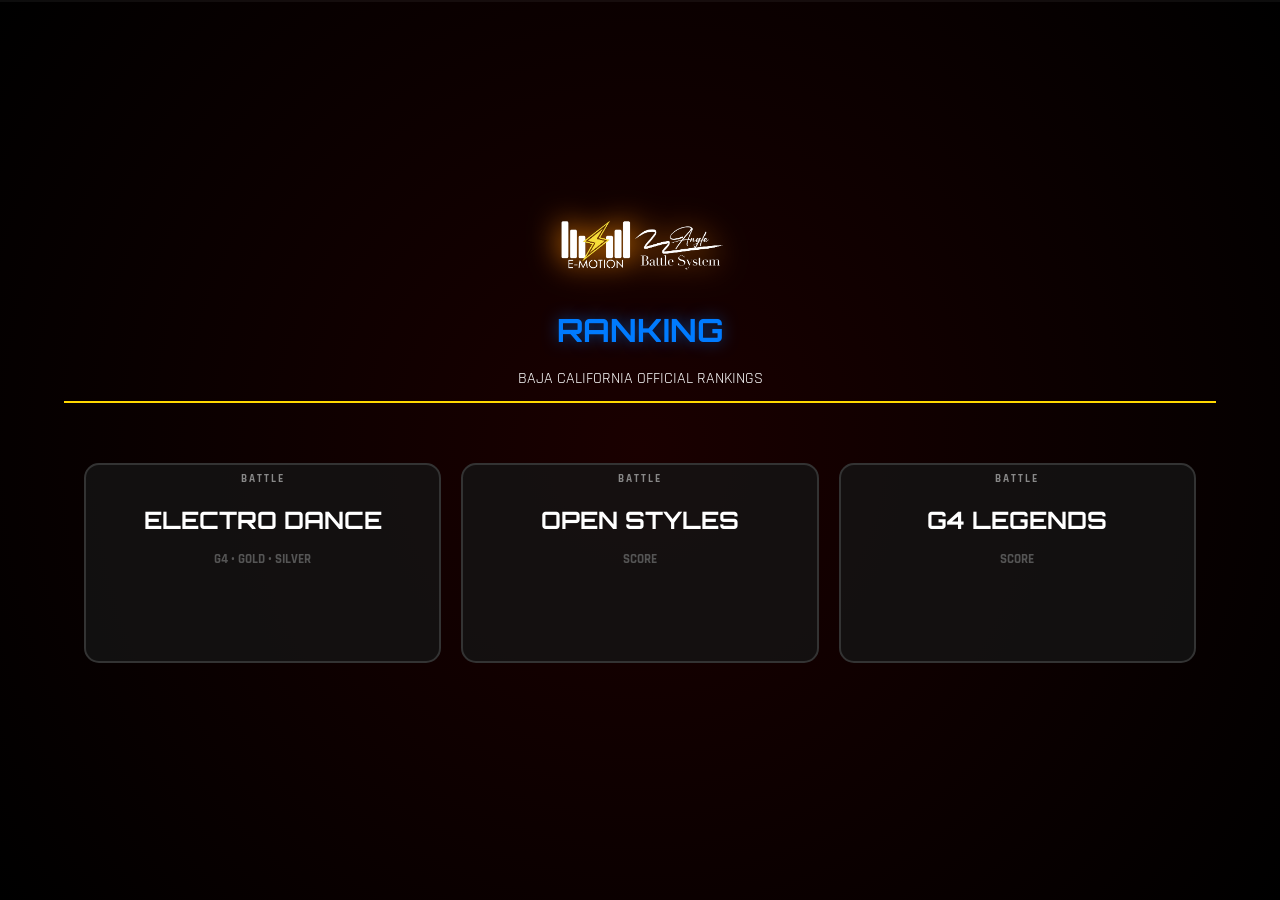
<file: index.html>
<!-- index.html -->
<!DOCTYPE html>
<html lang="es">
<head>
    <meta charset="UTF-8">
    <meta name="viewport" content="width=device-width, initial-scale=1.0">
    <title> RANKING | Portal</title>
    <link rel="stylesheet" href="style.css">
    <link href="https://fonts.googleapis.com/css2?family=Orbitron:wght@700&family=Rajdhani:wght@500;700&display=swap" rel="stylesheet">
</head>
<body class="index-body">
    <div class="scanline"></div>
    
    <div class="portal-container">
        <header class="portal-header">
            <img src="img/LOGO.PNG" alt="LOGO" class="floating-logo">
            <h1 class="glitch-text" data-text="BATTLE DATABASE">RANKING</h1>
            <p>BAJA CALIFORNIA OFFICIAL RANKINGS</p>
        </header>

        <nav class="portal-grid">
            <a href="electro.html" class="portal-card electro-card">
                <div class="card-content">
                    <span class="category-tag">BATTLE</span>
                    <h2>ELECTRO DANCE</h2>
                    <div class="card-footer">G4 • GOLD • SILVER</div>
                </div>
            </a>

            <a href="openstyles.html" class="portal-card open-card">
                <div class="card-content">
                    <span class="category-tag">BATTLE</span>
                    <h2>OPEN STYLES</h2>
                    <div class="card-footer"> SCORE </div>
                </div>
            </a>

            <a href="g4_legends.html" class="portal-card legends-card">
                <div class="card-content">
                    <span class="category-tag">BATTLE</span>
                    <h2>G4 LEGENDS</h2>
                    <div class="card-footer">SCORE </div>
                </div>
            </a>
        </nav>
    </div>
</body>
</html>
</file>
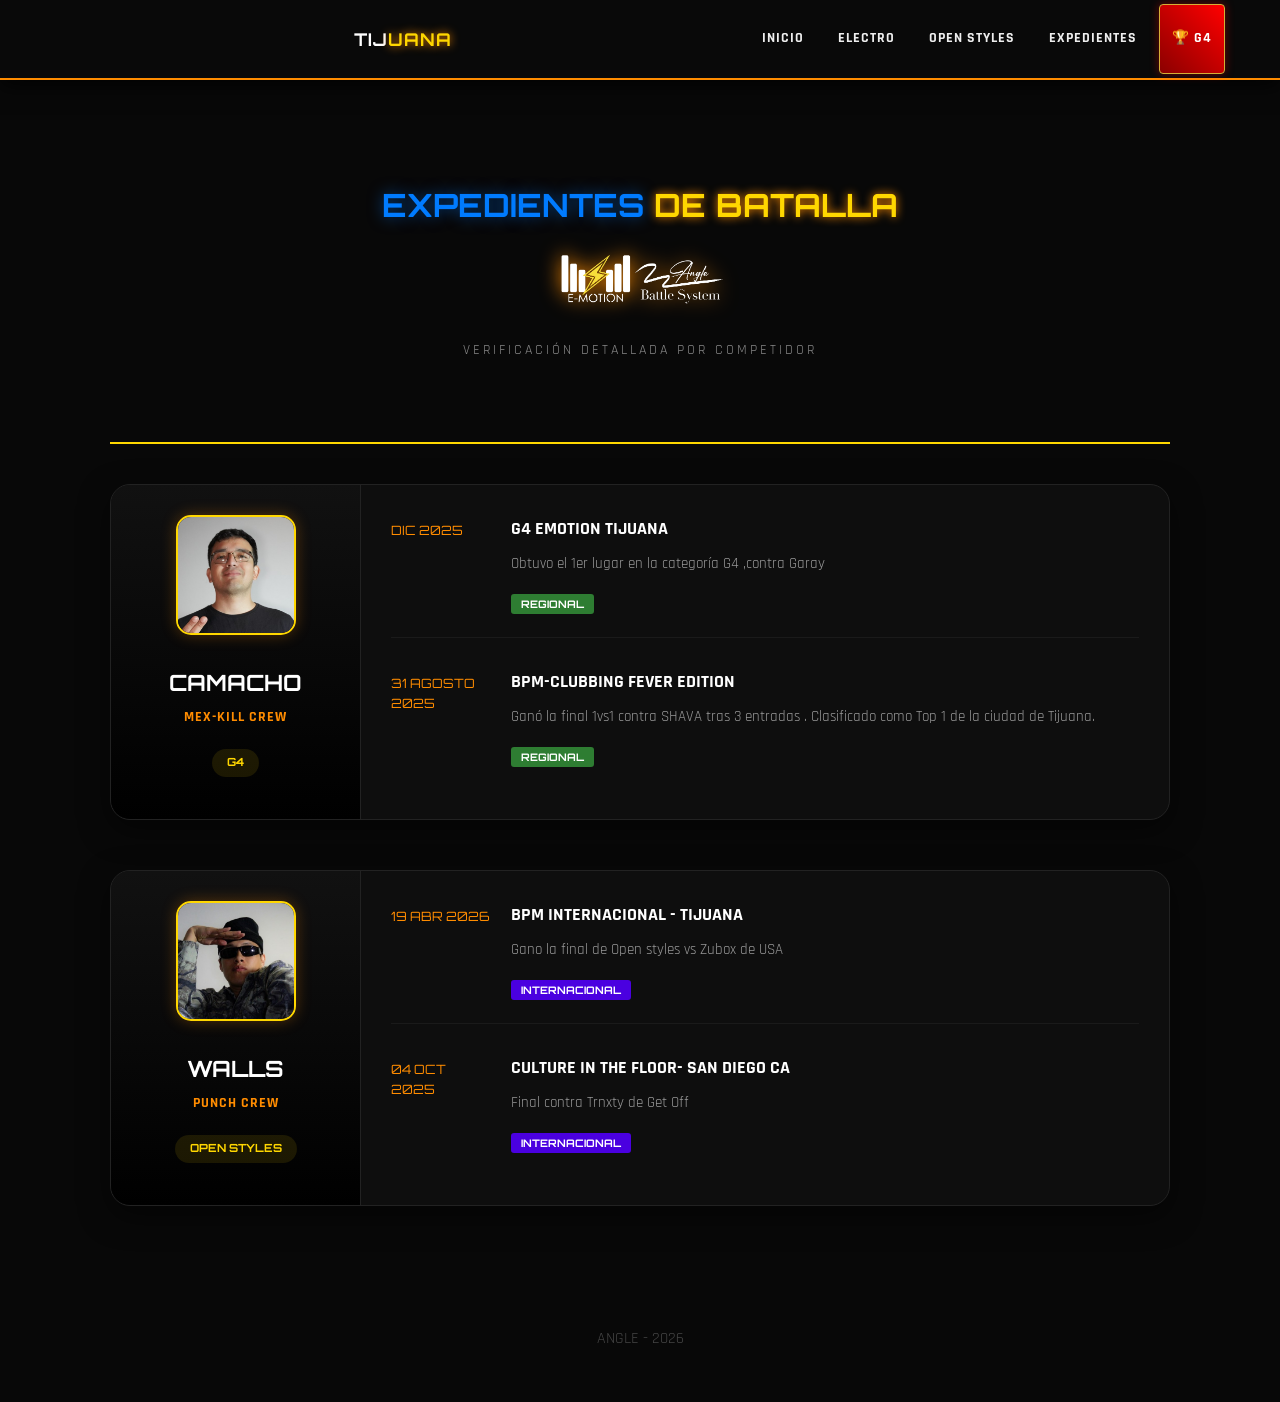
<file: documentacion.html>
<!DOCTYPE html>
<html lang="es">
<head>
    <meta charset="UTF-8">
    <meta name="viewport" content="width=device-width, initial-scale=1.0">
    <title>Documentación | Historial Detallado</title>
    <link rel="stylesheet" href="style.css">
    <link href="https://fonts.googleapis.com/css2?family=Orbitron:wght@400;700&family=Rajdhani:wght@500;700&display=swap" rel="stylesheet">
</head>
<body class="doc-page">

    <!-- NAVBAR -->
 <nav class="navbar">
    <div class="nav-container">
        <!-- Logo con estilo Index -->
        <a href="index.html" class="nav-logo">
            TIJ<span class="highlight">UANA</span>
        </a>

        <!-- Enlaces de Navegación -->
        <ul class="nav-menu">
            <li><a href="index.html">INICIO</a></li>
            <li><a href="electro.html">ELECTRO</a></li>
            <li><a href="openstyles.html">OPEN STYLES</a></li>
            <li><a href="documentacion.html">EXPEDIENTES</a></li>
            <!-- Botón especial resaltado para G4 -->
            <li><a href="g4_legends.html" class="nav-btn-g4">🏆 G4 </a></li>
        </ul>
    </div>
</nav>


    <div class="main-container">
        <!-- LOGO IDÉNTICO AL INDEX -->
        <header class="animate-drop" style="text-align: center; padding: 40px 10px;">
            <div class="logo-area">
                <h1>EXPEDIENTES <span class="highlight">DE BATALLA</span></h1>
                <div style="text-align: center; margin: 20px 0;">
                    <img src="img/LOGO.PNG" alt="LOGO" style="width: 180px; height: auto; filter: drop-shadow(0 0 10px var(--orange));">
                </div>
                <p class="subtitle">VERIFICACIÓN DETALLADA POR COMPETIDOR</p>
            </div>
        </header>

        <!-- BLOQUE DE BAILARÍN 1 -->
        <section class="dancer-doc-block animate-fade-in">
            <div class="doc-dancer-sidebar">
                <img src="img/electro/CAMACHO.jpg" alt="Camacho" class="doc-profile-img">
                <h2 class="doc-name">CAMACHO</h2>
                <span class="doc-crew">MEX-KILL CREW</span>
                <div class="doc-stats-mini">
                    <span>G4 </span>
                </div>
            </div>
           
            <div class="doc-history-content">
                <div class="history-item">
                    <div class="history-date">DIC 2025</div>
                    <div class="history-info">
                        <h3>G4 EMOTION TIJUANA </h3>
                        <p class="history-action">Obtuvo el 1er lugar en la categoría G4 ,contra  Garay</p>
                       <span class="tag reg">REGIONAL</span>
                    </div>
                </div>

                <div class="history-item">
                    <div class="history-date">31 AGOSTO 2025</div>
                    <div class="history-info">
                        <h3>BPM-CLUBBING FEVER EDITION</h3>
                        <p class="history-action">Ganó la final 1vs1 contra SHAVA tras 3 entradas . Clasificado como Top 1 de la ciudad de Tijuana.</p>
                        <span class="tag reg">REGIONAL</span>
                    </div>
                </div>
            </div>
        </section>

        <!-- BLOQUE DE BAILARÍN 2 -->
        <section class="dancer-doc-block animate-fade-in">
            <div class="doc-dancer-sidebar">
                <img src="img/openstyles/WALLS1.jpg" alt="Walls" class="doc-profile-img">
                <h2 class="doc-name">WALLS</h2>
                <span class="doc-crew">PUNCH CREW</span>
                <div class="doc-stats-mini">
                    <span>OPEN STYLES</span>
                </div>
            </div>

            <div class="doc-history-content">
                <div class="history-item">
                    <div class="history-date"> 19 ABR 2026</div>
                    <div class="history-info">
                        <h3>BPM INTERNACIONAL - TIJUANA</h3>
                        <p class="history-action">Gano la final de Open styles vs Zubox de USA </p>
                        <span class="tag int">INTERNACIONAL</span>
                    </div>
                </div>

                <div class="history-item">
                    <div class="history-date">04 OCT 2025</div>
                    <div class="history-info">
                        <h3>CULTURE IN THE FLOOR- SAN DIEGO CA</h3>
                        <p class="history-action">Final contra Trnxty de Get Off </p>
                          <span class="tag int">INTERNACIONAL</span>
                    </div>
                </div>
            </div>
        </section>

    </div>

    <footer style="text-align: center; padding: 50px; color: #444;">
        <p>ANGLE - 2026</p>
    </footer>

</body>
</html>
</file>
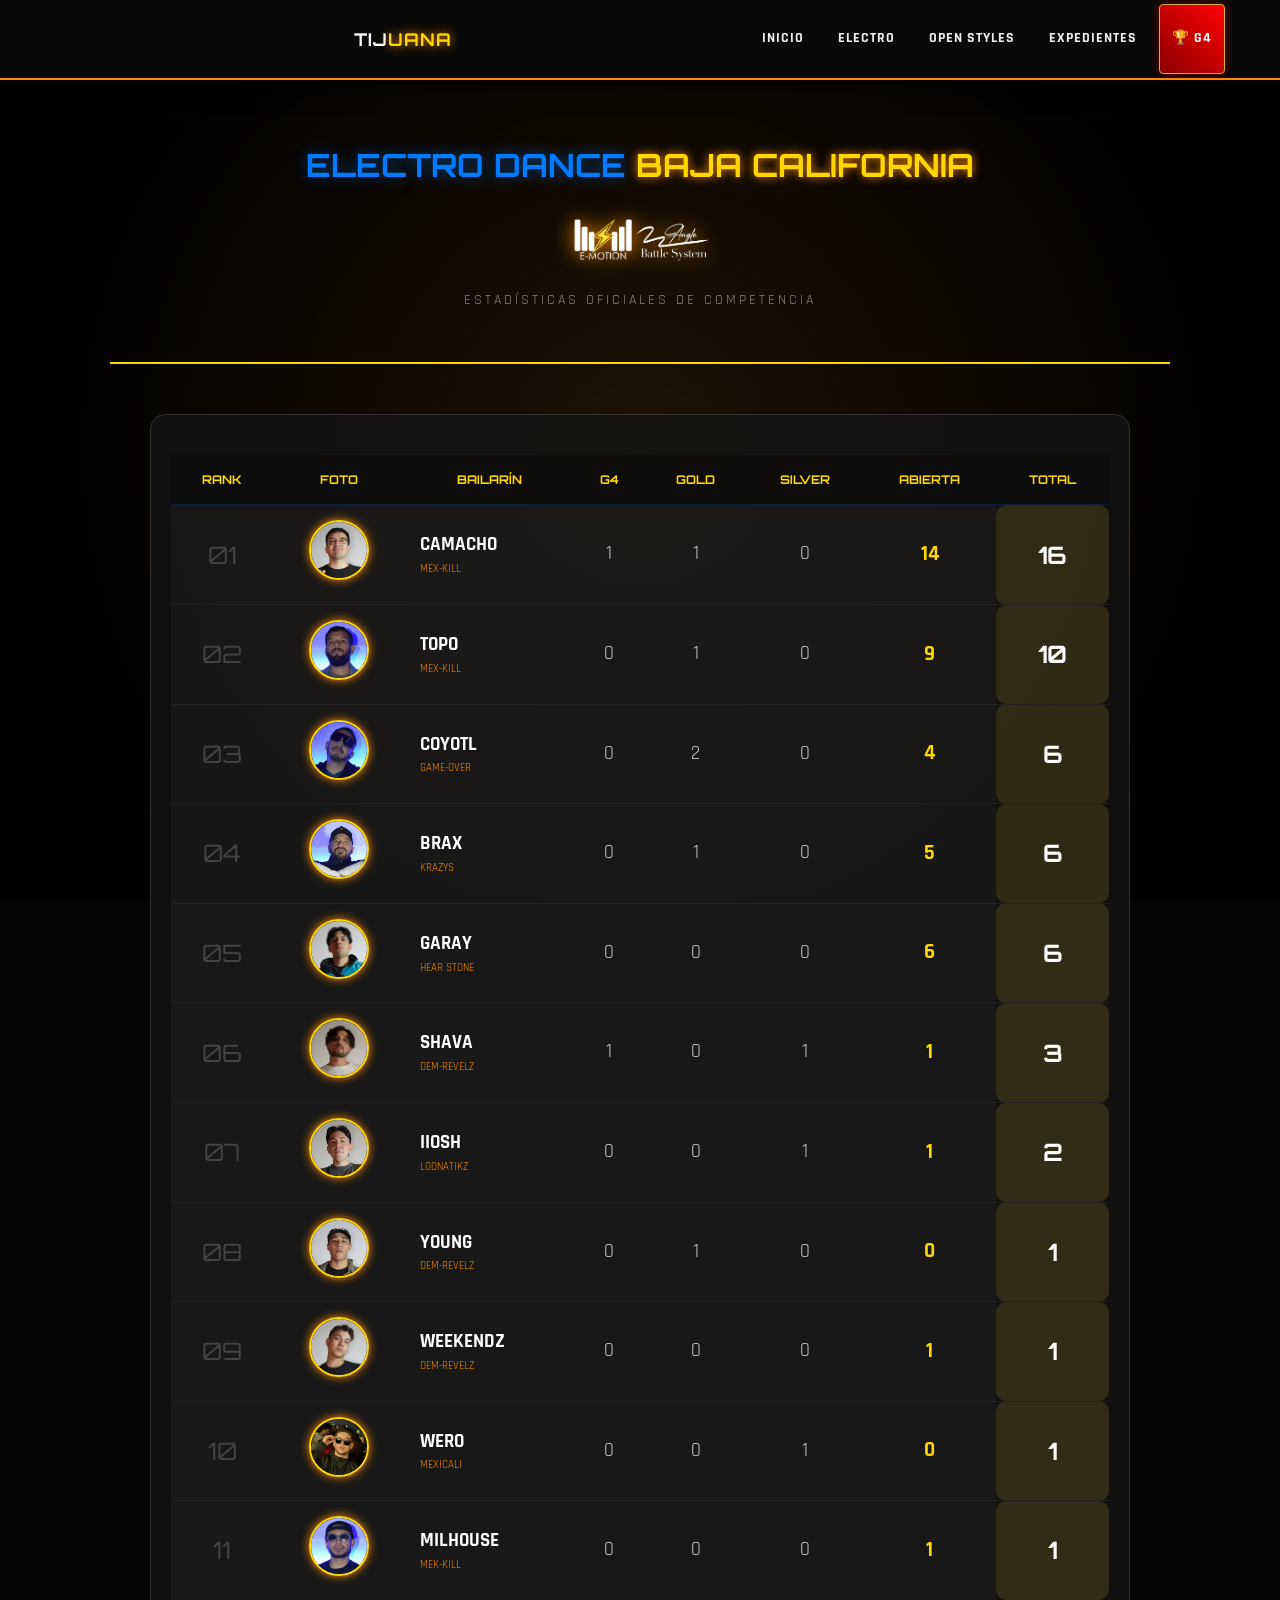
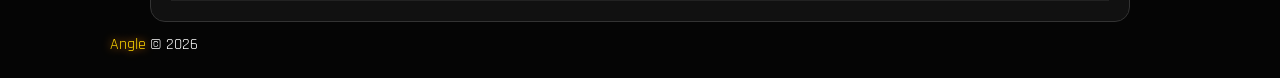
<file: electro.html>
<!DOCTYPE html>
<html lang="es">
<head>
    <meta charset="UTF-8">
    <meta name="viewport" content="width=device-width, initial-scale=1.0">
    <title>Ranking BC | </title>
    <link rel="stylesheet" href="style.css">
    <!-- Google Fonts -->
    <link href="https://fonts.googleapis.com/css2?family=Orbitron:wght@400;700&family=Rajdhani:wght@500;700&display=swap" rel="stylesheet">
</head>
<body>

    <!-- MENÚ DE NAVEGACIÓN -->
    <nav class="navbar">
    <div class="nav-container">
        <!-- Logo con estilo Index -->
        <a href="index.html" class="nav-logo">
            TIJ<span class="highlight">UANA</span>
        </a>

        <!-- Enlaces de Navegación -->
        <ul class="nav-menu">
            <li><a href="index.html">INICIO</a></li>
            <li><a href="electro.html">ELECTRO</a></li>
            <li><a href="openstyles.html">OPEN STYLES</a></li>
            <li><a href="documentacion.html">EXPEDIENTES</a></li>
            <!-- Botón especial resaltado para G4 -->
            <li><a href="g4_legends.html" class="nav-btn-g4">🏆 G4 </a></li>
        </ul>
    </div>
</nav>

    <div class="video-overlay"></div>

    <div class="main-container">
        <header class="animate-drop">
            <div class="logo-area">
                <h1>ELECTRO DANCE <span class="highlight">BAJA CALIFORNIA</span></h1>
                <div class="logo-wrapper">
                    <img src="img/LOGO.PNG" alt="LOGO" class="main-logo">
                </div>
                <p class="subtitle">ESTADÍSTICAS OFICIALES DE COMPETENCIA</p>
            </div>
        </header>

        <!-- Contenedor con scroll para móvil -->
        <section class="stats-table-container animate-fade-in">
            <div class="scroll-helper">↔ Desliza para ver más</div>
            <div class="table-wrapper">
                <table class="pro-table">
                    <thead>
                        <tr>
                            <th>RANK</th>
                            <th>FOTO</th>
                            <th>BAILARÍN</th>
                            <th class="col-g4">G4</th>
                            <th class="col-gold">GOLD</th>
                            <th class="col-silver">SILVER</th>
                            <th class="col-open">ABIERTA</th>
                            <th class="col-total">TOTAL</th>
                        </tr>
                    </thead>
                    <tbody>



                         <tr class="row-animate">
                            <td><span class="rank-num">01</span></td>
                            <td>
                                <div class="pic-wrapper">
                                    <img src="img/electro/CAMACHO.jpg" alt="Camacho" onerror="this.src='https://via.placeholder.com/80/222/FFD700?text=C'">
                                </div>
                            </td>
                            <td class="dancer-name">CAMACHO <small>MEX-KILL</small></td>
                            <td class="val">1</td>
                            <td class="val">1</td>
                            <td class="val">0</td>
                            <td class="val-special">14</td>
                            <td class="total-score">16</td>
                        </tr>
                        <tr class="row-animate">
                            <td><span class="rank-num">02</span></td>
                            <td>
                                <div class="pic-wrapper">
                                    <img src="img/electro/TOPO.JPG" alt="TOPO" onerror="this.src='https://via.placeholder.com/80/222/FFD700?text=C'">
                                </div>
                            </td>
                            <td class="dancer-name">TOPO <small>MEX-KILL</small></td>
                            <td class="val">0</td>
                            <td class="val">1</td>
                            <td class="val">0</td>
                            <td class="val-special">9</td>
                            <td class="total-score">10</td>
                        </tr>
                         
                        <tr class="row-animate">
                            <td><span class="rank-num">03</span></td>
                            <td>
                                <div class="pic-wrapper">
                                    <img src="img/electro/COYOTL.jpg" alt="Camacho" onerror="this.src='https://via.placeholder.com/80/222/FFD700?text=C'">
                                </div>
                            </td>
                            <td class="dancer-name">COYOTL<small>GAME-OVER</small></td>
                            <td class="val">0</td>
                            <td class="val">2</td>
                            <td class="val">0</td>
                            <td class="val-special">4</td>
                            <td class="total-score">6</td>
                        </tr>

                    

                        
                          <tr class="row-animate">
                            <td><span class="rank-num">04</span></td>
                            <td>
                                <div class="pic-wrapper">
                                    <img src="img/electro/BRAX2.jpg" alt="BRAX" onerror="this.src='https://via.placeholder.com/80/222/FFD700?text=W'">
                                </div>
                            </td>
                            <td class="dancer-name">BRAX <small>KRAZYS</small></td>
                            <td class="val">0</td>
                            <td class="val">1</td>
                            <td class="val">0</td>
                            <td class="val-special">5</td>
                            <td class="total-score">6</td>
                        </tr>

                             <tr class="row-animate">
                            <td><span class="rank-num">05</span></td>
                            <td>
                                <div class="pic-wrapper">
                                    <img src="img/electro/GARAY.jpg" alt="garay" onerror="this.src='https://via.placeholder.com/80/222/FFD700?text=C'">
                                </div>
                            </td>
                            <td class="dancer-name">GARAY<small>HEAR STONE</small></td>
                            <td class="val">0</td>
                            <td class="val">0</td>
                            <td class="val">0</td>
                            <td class="val-special">6</td>
                            <td class="total-score">6</td>
                        </tr>

                        
                       
                        <tr class="row-animate">
                            <td><span class="rank-num">06</span></td>
                            <td>
                                <div class="pic-wrapper">
                                    <img src="img/electro/SHAVA.jpg" alt="SHAVA" onerror="this.src='https://via.placeholder.com/80/222/FFD700?text=S'">
                                </div>
                            </td>
                            <td class="dancer-name">SHAVA <small>DEM-REVELZ</small></td>
                            <td class="val">1</td>
                            <td class="val">0</td>
                            <td class="val">1</td>
                            <td class="val-special">1</td>
                            <td class="total-score">3</td>
                        </tr>
                        
                              <tr class="row-animate">
                            <td><span class="rank-num">07</span></td>
                            <td>
                                <div class="pic-wrapper">
                                    <img src="img/electro/IIOSH.jpg" alt="IIOS" onerror="this.src='https://via.placeholder.com/80/222/FFD700?text=W'">
                                </div>
                            </td>
                            <td class="dancer-name">IIOSH<small>LOONATIKZ</small></td>
                            <td class="val">0</td>
                            <td class="val">0</td>
                            <td class="val">1</td>
                            <td class="val-special">1</td>
                            <td class="total-score">2</td>
                        </tr>


                         
                        <tr class="row-animate">
                            <td><span class="rank-num">08</span></td>
                            <td>
                                <div class="pic-wrapper">
                                    <img src="img/electro/YOUNG.jpg" alt="YOUNG" onerror="this.src='https://via.placeholder.com/80/222/FFD700?text=Y'">
                                </div>
                            </td>
                            <td class="dancer-name">YOUNG <small>DEM-REVELZ</small></td>
                            <td class="val">0</td>
                            <td class="val">1</td>
                            <td class="val">0</td>
                            <td class="val-special">0</td>
                            <td class="total-score">1</td>
                        </tr>
                        <tr class="row-animate">
                            <td><span class="rank-num">09</span></td>
                            <td>
                                <div class="pic-wrapper">
                                    <img src="img/electro/WEEKENZ.jpg" alt="WEEKENDZ" onerror="this.src='https://via.placeholder.com/80/222/FFD700?text=W'">
                                </div>
                            </td>
                            <td class="dancer-name">WEEKENDZ <small>DEM-REVELZ</small></td>
                            <td class="val">0</td>
                            <td class="val">0</td>
                            <td class="val">0</td>
                            <td class="val-special">1</td>
                            <td class="total-score">1</td>
                        </tr>
                         <tr class="row-animate">
                            <td><span class="rank-num">10</span></td>
                            <td>
                                <div class="pic-wrapper">
                                    <img src="img/electro/WERO.jpg" alt="WERO" onerror="this.src='https://via.placeholder.com/80/222/FFD700?text=W'">
                                </div>
                            </td>
                            <td class="dancer-name">WERO <small>MEXICALI</small></td>
                            <td class="val">0</td>
                            <td class="val">0</td>
                            <td class="val">1</td>
                            <td class="val-special">0</td>
                            <td class="total-score">1</td>
                        </tr>

                         <tr class="row-animate">
                            <td><span class="rank-num">11</span></td>
                            <td>
                                <div class="pic-wrapper">
                                    <img src="img/electro/MILHOUSE.jpg" alt="MILHOUSE" onerror="this.src='https://via.placeholder.com/80/222/FFD700?text=W'">
                                </div>
                            </td>
                            <td class="dancer-name">MILHOUSE<small>MEK-KILL</small></td>
                            <td class="val">0</td>
                            <td class="val">0</td>
                            <td class="val">0</td>
                            <td class="val-special">1</td>
                            <td class="total-score">1</td>
                        </tr>


                    </tbody>
                </table>
            </div>
        </section>
        
        <footer>
            <p><span class="highlight">Angle</span> &copy; 2026</p>
        </footer>
    </div>
</body>
</html>
</file>
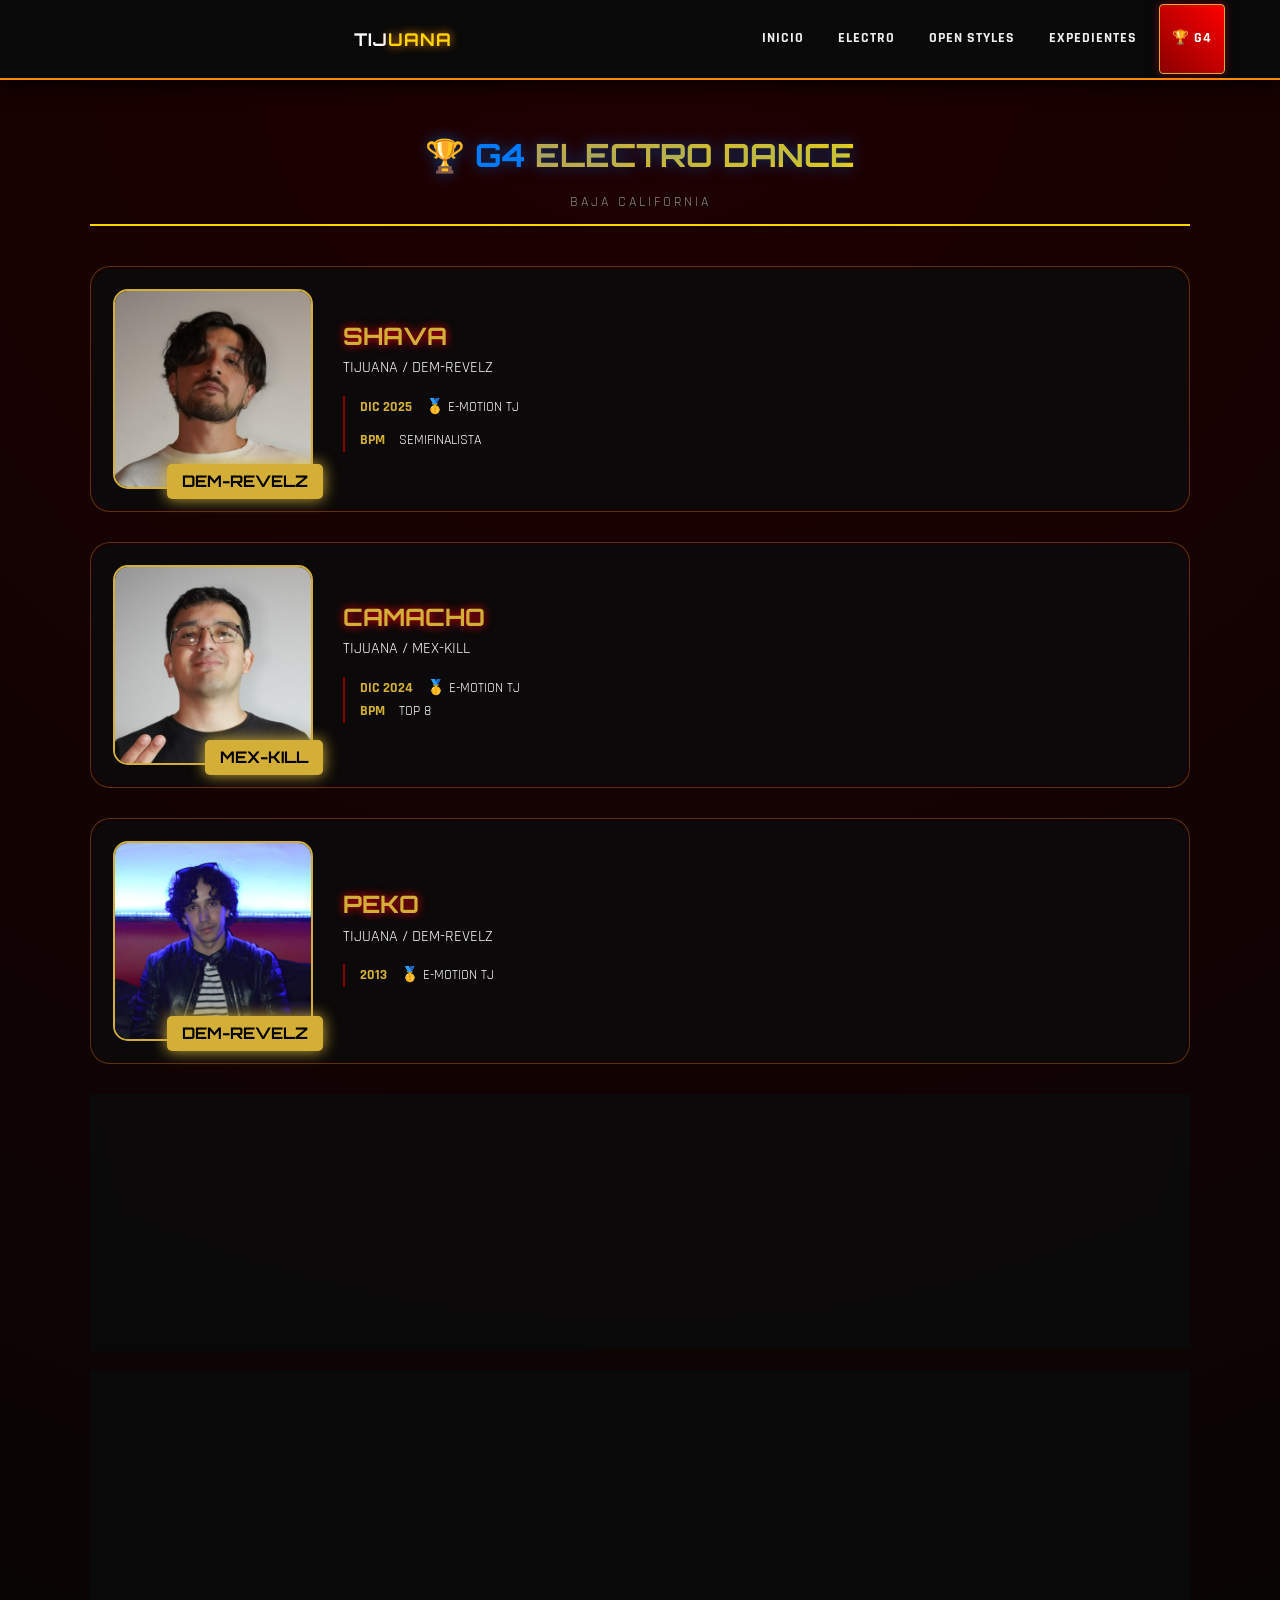
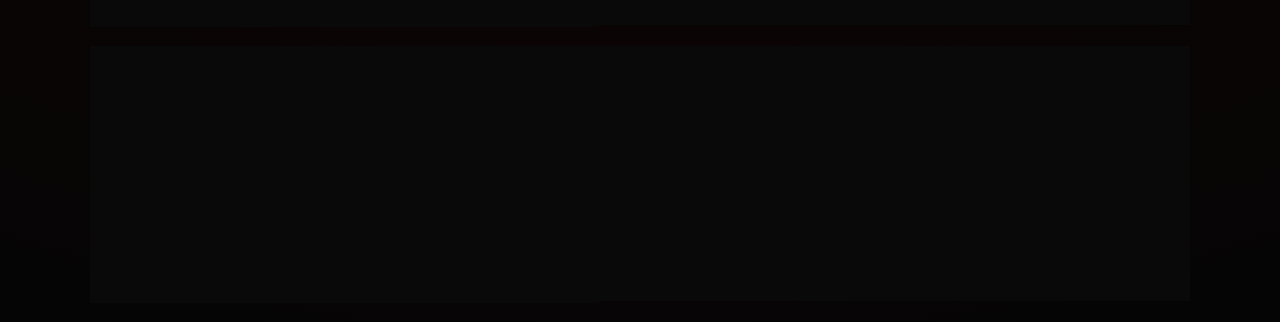
<file: g4_legends.html>
<!-- g4_legends.html -->
<!DOCTYPE html>
<html lang="es">
<head>
    <meta charset="UTF-8">
    <meta name="viewport" content="width=device-width, initial-scale=1.0">
    <title>G4 </title>
    <link rel="stylesheet" href="style.css">
    <link rel="stylesheet" href="https://cdnjs.cloudflare.com/ajax/libs/animate.css/4.1.1/animate.min.css"/>
    <link href="https://fonts.googleapis.com/css2?family=Orbitron:wght@700&family=Rajdhani:wght@500;700&display=swap" rel="stylesheet">
</head>
<body class="g4-elite-body">

    <nav class="navbar">
    <div class="nav-container">
        <!-- Logo con estilo Index -->
        <a href="index.html" class="nav-logo">
            TIJ<span class="highlight">UANA</span>
        </a>

        <!-- Enlaces de Navegación -->
        <ul class="nav-menu">
            <li><a href="index.html">INICIO</a></li>
            <li><a href="electro.html">ELECTRO</a></li>
            <li><a href="openstyles.html">OPEN STYLES</a></li>
            <li><a href="documentacion.html">EXPEDIENTES</a></li>
            <!-- Botón especial resaltado para G4 -->
            <li><a href="g4_legends.html" class="nav-btn-g4">🏆 G4</a></li>
        </ul>
    </div>
</nav>


    <div class="container">
        <header class="hall-header animate__animated animate__fadeIn">
            <h1 class="hall-title">🏆 G4 <span class="gold-gradient">ELECTRO DANCE</span></h1>
            <div class="red-line"></div>
            <p class="subtitle"> BAJA CALIFORNIA</p>
        </header>

        <div class="legends-list">
            <!-- LEYENDA 1: SHAVA -->
            <div class="legend-card-pro animate__animated animate__fadeInUp">
                <div class="card-inner">
                    <div class="legend-photo-area">
                        <img src="img/electro/SHAVA.jpg" alt="SHAVA">
                        <div class="win-count-badge"> DEM-REVELZ</div>
                    </div>
                    <div class="legend-details">
                        <h2 class="gold-text">SHAVA</h2>
                        <p class="dancer-crew">TIJUANA / DEM-REVELZ</p>
                        <div class="timeline">
                            <div class="timeline-item">
                                <span class="t-date">DIC 2025</span>
                                <span class="t-event">🥇 E-MOTION TJ</span>
                            </div>
                            <div class="timeline-item">
                                <span class="t-date">BPM</span>
                                <span class="t-event"> SEMIFINALISTA</span>
                            </div>
                        </div>
                    </div>
                </div>
            </div>

            <!-- LEYENDA 2: CAMACHO -->
            <div class="legend-card-pro animate__animated animate__fadeInUp" style="animation-delay: 0.2s;">
                <div class="card-inner">
                    <div class="legend-photo-area">
                        <img src="img/electro/CAMACHO.jpg" alt="Camacho">
                        <div class="win-count-badge">MEX-KILL</div>
                    </div>
                    <div class="legend-details">
                        <h2 class="gold-text">CAMACHO</h2>
                        <p class="dancer-crew">TIJUANA / MEX-KILL</p>
                        <div class="timeline">
                            <div class="timeline-item">
                                <span class="t-date">DIC 2024</span>
                                <span class="t-event">🥇 E-MOTION TJ</span>
                                  <div class="timeline-item">
                                <span class="t-date">BPM</span>
                                <span class="t-event"> TOP 8</span>
                            </div>
                            </div>
                        </div>
                    </div>
                </div>
            </div>
                 <!-- LEYENDA 3: PEKO -->
            <div class="legend-card-pro animate__animated animate__fadeInUp" style="animation-delay: 0.2s;">
                <div class="card-inner">
                    <div class="legend-photo-area">
                        <img src="img/electro/CESS.png" alt="peko">
                        <div class="win-count-badge">DEM-REVELZ</div>
                    </div>
                    <div class="legend-details">
                        <h2 class="gold-text">PEKO</h2>
                        <p class="dancer-crew">TIJUANA / DEM-REVELZ</p>
                        <div class="timeline">
                            <div class="timeline-item">
                                <span class="t-date">2013</span>
                                <span class="t-event">🥇 E-MOTION TJ</span>
                            </div>
                        </div>
                    </div>
                </div>
            </div>
                   <!-- LEYENDA 4: KARMA -->
            <div class="legend-card-pro animate__animated animate__fadeInUp" style="animation-delay: 0.2s;">
                <div class="card-inner">
                    <div class="legend-photo-area">
                        <img src="img/electro/KARMA.png" alt="KARMA">
                        <div class="win-count-badge">MEX-KILL</div>
                    </div>
                    <div class="legend-details">
                        <h2 class="gold-text">KARMA</h2>
                        <p class="dancer-crew">TIJUANA / MEX-KILL </p>
                        <div class="timeline">
                            <div class="timeline-item">
                                <span class="t-date">2012</span>
                                <span class="t-event">🥇 E-MOTION TJ</span>
                            </div>
                        </div>
                    </div>
                </div>
            </div>
                      <!-- LEYENDA 5: ZTEECK -->
            <div class="legend-card-pro animate__animated animate__fadeInUp" style="animation-delay: 0.2s;">
                <div class="card-inner">
                    <div class="legend-photo-area">
                        <img src="img/electro/ZTEECK.PNG" alt="BETO">
                        <div class="win-count-badge">MEX-KILL</div>
                    </div>
                    <div class="legend-details">
                        <h2 class="gold-text">STEECK</h2>
                        <p class="dancer-crew">TIJUANA / MEX-KILL</p>
                        <div class="timeline">
                            <div class="timeline-item">
                                <span class="t-date">2010</span>
                                <span class="t-event">🥇 E-MOTION</span>
                            </div>
                        </div>
                    </div>
                </div>
            </div>

                         <!-- LEYENDA 5: BETO -->
             <div class="legend-card-pro animate__animated animate__fadeInUp" style="animation-delay: 0.2s;">
                <div class="card-inner">
                    <div class="legend-photo-area">
                        <img src="img/electro/BETO.PNG" alt="Camacho">
                        <div class="win-count-badge">JUST ELECTRIK</div>
                    </div>
                    <div class="legend-details">
                        <h2 class="gold-text">BETO</h2>
                        <p class="dancer-crew">TIJUANA / JUST-ELECTRIK</p>
                        <div class="timeline">
                            <div class="timeline-item">
                                <span class="t-date">2009</span>
                                <span class="t-event">🥇 E-MOTION TJ</span>
                            </div>
                        </div>
                    </div>
                </div>
            </div>
        </div>
    </div>
</body>
</html>
</file>
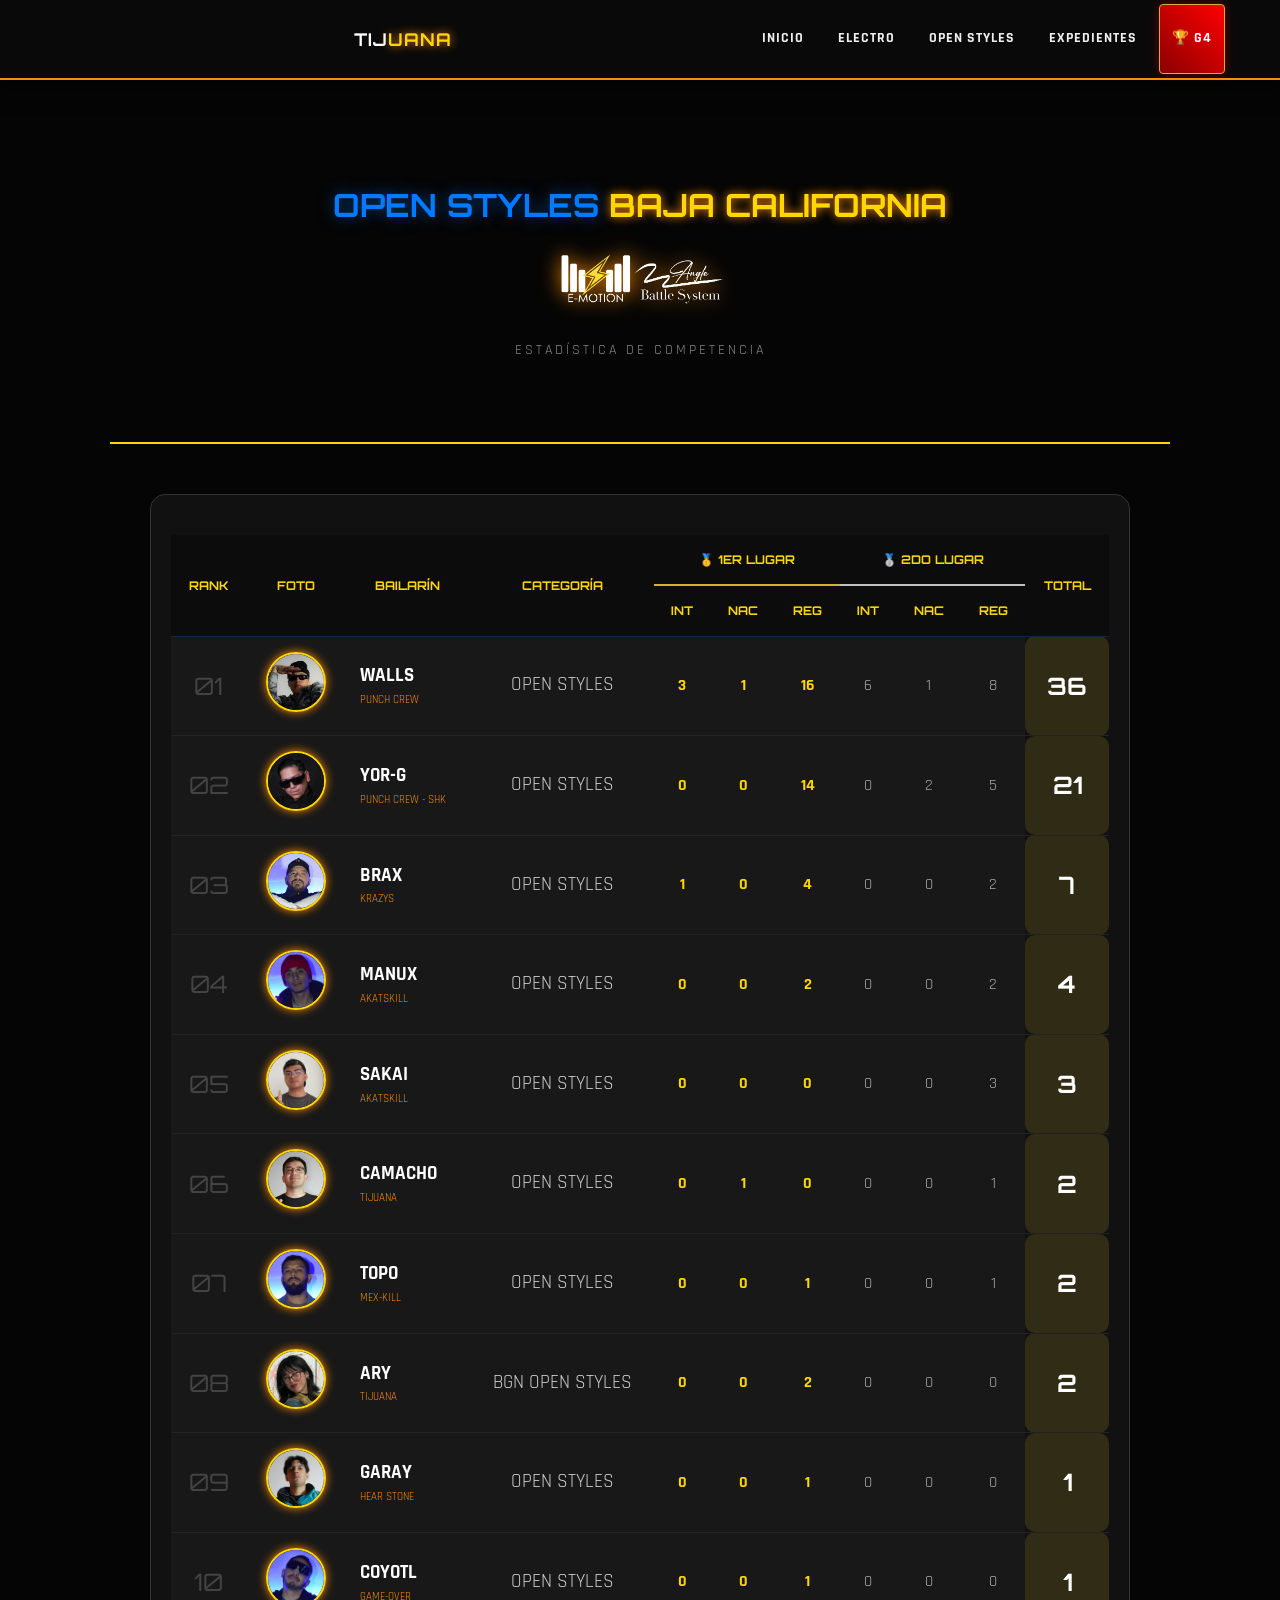
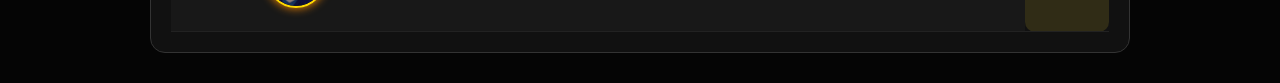
<file: openstyles.html>
<!-- openstyles.html -->
<!DOCTYPE html>
<html lang="es">
<head>
    <meta charset="UTF-8">
    <meta name="viewport" content="width=device-width, initial-scale=1.0">
    <title>Open Styles |</title>
    <link rel="stylesheet" href="style.css">
    <link href="https://fonts.googleapis.com/css2?family=Orbitron:wght@700&family=Rajdhani:wght@500;700&display=swap" rel="stylesheet">
</head>
<body>
 <nav class="navbar">
    <div class="nav-container">
        <!-- Logo con estilo Index -->
        <a href="index.html" class="nav-logo">
            TIJ<span class="highlight">UANA</span>
        </a>

        <!-- Enlaces de Navegación -->
        <ul class="nav-menu">
            <li><a href="index.html">INICIO</a></li>
            <li><a href="electro.html">ELECTRO</a></li>
            <li><a href="openstyles.html">OPEN STYLES</a></li>
            <li><a href="documentacion.html">EXPEDIENTES</a></li>
            <!-- Botón especial resaltado para G4 -->
            <li><a href="g4_legends.html" class="nav-btn-g4">🏆 G4 </a></li>
        </ul>
    </div>
</nav>


    <div class="main-container">
        <!-- HEADER IDÉNTICO AL INDEX -->
        <header class="animate-drop" style="text-align: center; padding: 40px 10px;">
            <div class="logo-area">
                <h1>OPEN STYLES <span class="highlight">BAJA CALIFORNIA</span></h1>
                <div style="text-align: center; margin: 20px 0;">
                    <img src="img/LOGO.PNG" alt="LOGO" style="width: 180px; height: auto; filter: drop-shadow(0 0 10px var(--orange));">
                </div>
                <p class="subtitle">ESTADÍSTICA DE COMPETENCIA</p>
            </div>
        </header>

        <section class="stats-table-container">
            <div class="table-wrapper">
                <table class="pro-table">
                    <thead>
                        <tr>
                            <th rowspan="2">RANK</th>
                            <th rowspan="2">FOTO</th>
                            <th rowspan="2">BAILARÍN</th>
                            <th rowspan="2">CATEGORÍA</th>
                            <th colspan="3" class="gold-th">🥇 1er LUGAR</th>
                            <th colspan="3" class="silver-th">🥈 2do LUGAR</th>
                            <th rowspan="2" class="total-th">TOTAL</th>
                        </tr>
                        <tr>
                            <th>INT</th><th>NAC</th><th>REG</th>
                            <th>INT</th><th>NAC</th><th>REG</th>
                        </tr>
                    </thead>
                    <tbody>
                        <tr class="row-animate">
                            <td><span class="rank-num">01</span></td>
                            <td><div class="pic-wrapper"><img src="img/openstyles/WALLS1.jpg"></div></td>
                            <td class="dancer-name">WALLS <small>PUNCH CREW</small></td>
                            <td class="val">OPEN STYLES</td>
                            <td class="val-gold">3</td><td class="val-gold">1</td><td class="val-gold">16</td>
                            <td class="val-silver">6</td><td class="val-silver">1</td><td class="val-silver">8</td>
                            <td class="total-score">36</td>
                        </tr>

                          <tr class="row-animate">
                            <td><span class="rank-num">02</span></td>
                            <td><div class="pic-wrapper"><img src="img/openstyles/YORG.JPG"></div></td>
                            <td class="dancer-name">YOR-G<small>PUNCH CREW - SHK</small></td>
                            <td class="val">OPEN STYLES</td>
                            <td class="val-gold">0</td><td class="val-gold">0</td><td class="val-gold">14</td>
                            <td class="val-silver">0</td><td class="val-silver">2</td><td class="val-silver">5</td>
                            <td class="total-score">21</td>
                        </tr>

                          <tr class="row-animate">
                            <td><span class="rank-num">03</span></td>
                            <td><div class="pic-wrapper"><img src="img/openstyles/BRAX2.jpg"></div></td>
                            <td class="dancer-name">BRAX <small>KRAZYS</small></td>
                            <td class="val">OPEN STYLES</td>
                            <td class="val-gold">1</td><td class="val-gold">0</td><td class="val-gold">4</td>
                            <td class="val-silver">0</td><td class="val-silver">0</td><td class="val-silver">2</td>
                            <td class="total-score">7</td>
                        </tr>

                        <tr class="row-animate">
                            <td><span class="rank-num">04</span></td>
                            <td><div class="pic-wrapper"><img src="img/openstyles/MANUX.jpg"></div></td>
                            <td class="dancer-name">MANUX<small>AKATSKILL</small></td>
                            <td class="val">OPEN STYLES</td>
                            <td class="val-gold">0</td><td class="val-gold">0</td><td class="val-gold">2</td>
                            <td class="val-silver">0</td><td class="val-silver">0</td><td class="val-silver">2</td>
                            <td class="total-score">4</td>
                        </tr>
                       
                          <tr class="row-animate">
                            <td><span class="rank-num">05</span></td>
                            <td><div class="pic-wrapper"><img src="img/openstyles/SAKAI.jpg"></div></td>
                            <td class="dancer-name">SAKAI <small>AKATSKILL</small></td>
                            <td class="val">OPEN STYLES</td>
                            <td class="val-gold">0</td><td class="val-gold">0</td><td class="val-gold">0</td>
                            <td class="val-silver">0</td><td class="val-silver">0</td><td class="val-silver">3</td>
                            <td class="total-score">3</td>
                        </tr>

                             <tr class="row-animate">
                            <td><span class="rank-num">06</span></td>
                            <td><div class="pic-wrapper"><img src="img/electro/CAMACHO.jpg"></div></td>
                            <td class="dancer-name">CAMACHO<small>TIJUANA</small></td>
                            <td class="val">OPEN STYLES</td>
                            <td class="val-gold">0</td><td class="val-gold">1</td><td class="val-gold">0</td>
                            <td class="val-silver">0</td><td class="val-silver">0</td><td class="val-silver">1</td>
                            <td class="total-score">2</td>
                        </tr>

                        <tr class="row-animate">
                            <td><span class="rank-num">07</span></td>
                            <td><div class="pic-wrapper"><img src="img/openstyles/TOPO.JPG"></div></td>
                            <td class="dancer-name">TOPO<small>MEX-KILL</small></td>
                            <td class="val">OPEN STYLES</td>
                            <td class="val-gold">0</td><td class="val-gold">0</td><td class="val-gold">1</td>
                            <td class="val-silver">0</td><td class="val-silver">0</td><td class="val-silver">1</td>
                            <td class="total-score">2</td>
                        </tr>

                    

                        <tr class="row-animate">
                            <td><span class="rank-num">08</span></td>
                            <td><div class="pic-wrapper"><img src="img/openstyles/ARY.JPG"></div></td>
                            <td class="dancer-name">ARY<small>TIJUANA</small></td>
                            <td class="val">BGN OPEN STYLES</td>
                            <td class="val-gold">0</td><td class="val-gold">0</td><td class="val-gold">2</td>
                            <td class="val-silver">0</td><td class="val-silver">0</td><td class="val-silver">0</td>
                            <td class="total-score">2</td>
                        </tr>

                              <tr class="row-animate">
                            <td><span class="rank-num">09</span></td>
                            <td><div class="pic-wrapper"><img src="img/openstyles/GARAY.jpg"></div></td>
                            <td class="dancer-name">GARAY<small>HEAR STONE</small></td>
                            <td class="val">OPEN STYLES</td>
                            <td class="val-gold">0</td><td class="val-gold">0</td><td class="val-gold">1</td>
                            <td class="val-silver">0</td><td class="val-silver">0</td><td class="val-silver">0</td>
                            <td class="total-score">1</td>
                        </tr>
 




                        
                           <tr class="row-animate">
                            <td><span class="rank-num">10</span></td>
                            <td><div class="pic-wrapper"><img src="img/openstyles/COYOTL.jpg"></div></td>
                            <td class="dancer-name">COYOTL<small>GAME-OVER</small></td>
                            <td class="val">OPEN STYLES</td>
                            <td class="val-gold">0</td><td class="val-gold">0</td><td class="val-gold">1</td>
                            <td class="val-silver">0</td><td class="val-silver">0</td><td class="val-silver">0</td>
                            <td class="total-score">1</td>
                        </tr>
                    </tbody>
                </table>
            </div>
        </section>
    </div>
</body>
</html>
</file>
<file: style.css>
:root {
    --deep-blue: #001f3f;
    --neon-blue: #007bff;
    --electric-yellow: #FFD700;
    --bg-dark: #050a0f;
    --text-white: #e0e0e0;
}

body {
    background-color: var(--bg-dark);
    color: var(--text-white);
    font-family: 'Rajdhani', sans-serif;
    margin: 0;
    overflow-x: hidden;
}

/* Animaciones */
@keyframes dropIn {
    from { transform: translateY(-100px); opacity: 0; }
    to { transform: translateY(0); opacity: 1; }
}

@keyframes fadeInRow {
    from { opacity: 0; transform: translateX(-20px); }
    to { opacity: 1; transform: translateX(0); }
}

.animate-drop { animation: dropIn 0.8s ease-out; }

.main-container {
    padding: 20px;
    max-width: 1100px;
    margin: auto;
}

header {
    text-align: center;
    margin-bottom: 40px;
    border-bottom: 2px solid var(--electric-yellow);
    padding-bottom: 10px;
}

h1 {
    font-family: 'Orbitron', sans-serif;
    font-size: 2.5rem;
    color: var(--neon-blue);
    text-shadow: 0 0 15px rgba(0, 123, 255, 0.5);
    margin: 0;
}

.highlight {
    color: var(--electric-yellow);
}

.subtitle {
    letter-spacing: 5px;
    font-size: 0.9rem;
    color: #888;
}

/* Tabla Pro */
.pro-table {
    width: 100%;
    border-collapse: separate;
    border-spacing: 0 10px; /* Espacio entre filas */
    margin-top: 20px;
}

.pro-table th {
    background: var(--deep-blue);
    color: var(--electric-yellow);
    padding: 15px;
    text-transform: uppercase;
    font-family: 'Orbitron', sans-serif;
    font-size: 0.8rem;
}

.pro-table tr {
    background: rgba(255, 255, 255, 0.03);
    transition: all 0.3s ease;
}

.pro-table tr:hover {
    background: rgba(0, 123, 255, 0.1);
    transform: scale(1.01);
    box-shadow: 0 0 20px rgba(0, 123, 255, 0.2);
}

.pro-table td {
    padding: 15px;
    text-align: center;
    border-top: 1px solid rgba(0, 123, 255, 0.2);
    border-bottom: 1px solid rgba(0, 123, 255, 0.2);
}

/* Foto Estilo Pro */
.pic-wrapper img {
    width: 60px;
    height: 60px;
    border-radius: 5px;
    border: 2px solid var(--electric-yellow);
    object-fit: cover;
    box-shadow: 0 0 10px rgba(255, 215, 0, 0.3);
}

.rank-num {
    font-family: 'Orbitron', sans-serif;
    font-size: 1.2rem;
    color: var(--neon-blue);
}

.dancer-name {
    text-align: left !important;
    font-size: 1.3rem;
    font-weight: bold;
    color: white;
}

.dancer-name small {
    display: block;
    color: var(--neon-blue);
    font-size: 0.8rem;
    font-weight: 400;
}

/* Columnas de conteo */
.val { font-size: 1.2rem; color: #fff; }
.val-special { color: var(--electric-yellow); font-size: 1.2rem; font-weight: bold; }

.total-score {
    background: var(--electric-yellow);
    color: black;
    font-weight: bold;
    font-size: 1.5rem;
    border-radius: 5px;
    font-family: 'Orbitron', sans-serif;
}

/* Animación de filas escalonada */
.row-animate:nth-child(1) { animation: fadeInRow 0.5s ease forwards; animation-delay: 0.2s; }
.row-animate:nth-child(2) { animation: fadeInRow 0.5s ease forwards; animation-delay: 0.4s; }
.row-animate:nth-child(3) { animation: fadeInRow 0.5s ease forwards; animation-delay: 0.6s; }
.row-animate:nth-child(4) { animation: fadeInRow 0.5s ease forwards; animation-delay: 0.8s; }
:root {
    --orange: #FF8C00;
    --yellow: #FFD700;
    --dark-bg: #0a0a0a;
    --card-bg: #161616;
}

body {
    background-color: var(--dark-bg);
    color: white;
    font-family: 'Inter', sans-serif;
    margin: 0;
}

.container { width: 90%; max-width: 1100px; margin: auto; padding-top: 50px; }

.highlight { color: var(--yellow); text-shadow: 0 0 10px rgba(255, 215, 0, 0.5); }

/* TABLA OPEN STYLES */
.stats-table {
    width: 100%;
    border-collapse: collapse;
    background: var(--card-bg);
    border: 1px solid #333;
    margin-top: 30px;
    text-align: center;
}

.stats-table th {
    background: #222;
    padding: 15px;
    border: 1px solid #333;
    font-size: 0.9rem;
}

.gold-header { color: var(--yellow); border-bottom: 3px solid var(--yellow) !important; }
.silver-header { color: #C0C0C0; border-bottom: 3px solid #C0C0C0 !important; }

.user-cell { display: flex; align-items: center; gap: 15px; padding: 10px; text-align: left; }
.img-table { width: 50px; height: 50px; border-radius: 50%; border: 2px solid var(--orange); object-fit: cover; }

.total-win { font-weight: bold; color: var(--yellow); font-size: 1.2rem; }

/* G4 LEGENDS CARDS */
.legend-card {
    display: flex;
    background: linear-gradient(145deg, #1a1a1a, #000);
    margin-bottom: 30px;
    border-radius: 20px;
    overflow: hidden;
    border: 1px solid #333;
    box-shadow: 0 10px 30px rgba(0,0,0,0.5);
    transition: 0.4s;
}

.legend-card:hover { border-color: var(--yellow); transform: scale(1.02); }

.legend-photo { position: relative; width: 250px; }
.legend-photo img { width: 100%; height: 100%; object-fit: cover; }

.total-badge {
    position: absolute; bottom: 10px; left: 10px;
    background: var(--orange); color: black;
    padding: 5px 15px; font-weight: bold; border-radius: 50px;
}

.legend-info { padding: 30px; flex: 1; }
.legend-info h2 { margin: 0; font-size: 2.5rem; color: var(--yellow); }

.history-list { list-style: none; padding: 0; margin-top: 20px; }
.history-list li {
    padding: 10px 0; border-bottom: 1px solid #222; color: #ccc;
}

.date { color: var(--orange); font-weight: bold; margin-right: 15px; font-family: monospace; }

nav { padding: 20px; text-align: center; }
nav a { color: var(--yellow); text-decoration: none; font-weight: bold; }
/* VARIABLES DE COLOR */
:root {
    --orange: #FF8C00;
    --yellow: #FFD700;
    --dark: #0a0a0a;
    --grey: #1a1a1a;
    --white: #ffffff;
}

/* ESTILO DEL MENÚ NAV */
.navbar {
    background-color: rgba(10, 10, 10, 0.95);
    height: 70px;
    display: flex;
    justify-content: center;
    align-items: center;
    font-size: 1rem;
    position: sticky;
    top: 0;
    z-index: 999;
    border-bottom: 2px solid var(--orange);
    box-shadow: 0 4px 15px rgba(255, 140, 0, 0.3);
}

.nav-container {
    display: flex;
    justify-content: space-between;
    align-items: center;
    height: 70px;
    width: 100%;
    max-width: 1200px;
    padding: 0 24px;
}

.nav-logo {
    color: var(--white);
    text-decoration: none;
    font-size: 1.5rem;
    font-weight: bold;
    letter-spacing: 1px;
}

.nav-logo span {
    color: var(--yellow);
}

.nav-menu {
    display: flex;
    align-items: center;
    list-style: none;
    text-align: center;
}

.nav-menu li {
    height: 70px;
}

.nav-menu a {
    color: var(--white);
    display: flex;
    align-items: center;
    text-decoration: none;
    padding: 0 1.5rem;
    height: 100%;
    font-weight: 600;
    text-transform: uppercase;
    font-size: 0.85rem;
    transition: all 0.3s ease;
}

/* EFECTO HOVER */
.nav-menu a:hover {
    color: var(--yellow);
    border-bottom: 3px solid var(--orange);
}

/* BOTÓN ESPECIAL G4 */
.btn-g4 {
    background: linear-gradient(45deg, var(--orange), var(--yellow));
    color: black !important;
    border-radius: 5px;
    margin-left: 10px;
    height: 40px !important;
    align-self: center;
    padding: 0 20px !important;
    box-shadow: 0 0 10px rgba(255, 215, 0, 0.5);
}

.btn-g4:hover {
    transform: scale(1.05);
    box-shadow: 0 0 20px rgba(255, 215, 0, 0.8);
    border-bottom: none !important;
}

/* RESPONSIVO (PARA CELULARES) */
@media screen and (max-width: 768px) {
    .nav-menu a {
        padding: 0 0.8rem;
        font-size: 0.7rem;
    }
    .nav-logo {
        font-size: 1.2rem;
    }
}
/* 1. RESET Y VARIABLES */
:root {
    --orange: #FF8C00;
    --yellow: #FFD700;
    --dark: #0a0a0a;
    --dark-grey: #161616;
    --white: #ffffff;
    --font-main: 'Inter', sans-serif;
    --font-titles: 'Oswald', sans-serif;
}

* {
    margin: 0;
    padding: 0;
    box-sizing: border-box;
}

body {
    background-color: var(--dark);
    color: var(--white);
    font-family: var(--font-main);
    line-height: 1.6;
}

/* 2. NAVBAR (FIJA) */
.navbar {
    background: rgba(0, 0, 0, 0.9);
    height: 80px;
    display: flex;
    justify-content: center;
    align-items: center;
    position: sticky;
    top: 0;
    z-index: 1000;
    border-bottom: 2px solid var(--orange);
}

.nav-container {
    width: 90%;
    max-width: 1200px;
    display: flex;
    justify-content: space-between;
    align-items: center;
}

.nav-logo {
    font-family: var(--font-titles);
    font-size: 2rem;
    color: white;
    text-decoration: none;
}

.nav-logo span { color: var(--yellow); }

.nav-menu {
    display: flex;
    list-style: none;
}

.nav-menu a {
    color: white;
    text-decoration: none;
    padding: 0 15px;
    font-weight: bold;
    text-transform: uppercase;
    font-size: 0.9rem;
    transition: 0.3s;
}

.nav-menu a:hover { color: var(--yellow); }

.btn-g4-nav {
    background: var(--orange);
    color: black !important;
    border-radius: 5px;
    padding: 5px 15px !important;
}

/* 3. HERO SECTION */
.hero {
    height: 40vh;
    display: flex;
    align-items: center;
    justify-content: center;
    text-align: center;
    background: linear-gradient(rgba(0,0,0,0.7), rgba(0,0,0,0.7)), url('https://images.unsplash.com/photo-1508700115892-45ecd05ae2ad?ixlib=rb-1.2.1&auto=format&fit=crop&w=1350&q=80');
    background-size: cover;
    background-position: center;
}

.hero h1 {
    font-family: var(--font-titles);
    font-size: 3.5rem;
    line-height: 1;
}

.highlight { color: var(--yellow); }

/* 4. GRID DE TARJETAS */
.main-content {
    padding: 50px 5%;
    max-width: 1200px;
    margin: auto;
}

.cards-grid {
    display: grid;
    grid-template-columns: repeat(auto-fit, minmax(300px, 1fr));
    gap: 25px;
}

.category-card {
    height: 350px;
    text-decoration: none;
    color: white;
    position: relative;
    border-radius: 15px;
    overflow: hidden;
    border: 1px solid #333;
    transition: 0.4s ease;
}

.category-card:hover {
    transform: translateY(-10px);
    border-color: var(--yellow);
}

.card-overlay {
    background: rgba(0,0,0,0.6);
    width: 100%;
    height: 100%;
    display: flex;
    flex-direction: column;
    justify-content: center;
    align-items: center;
    transition: 0.3s;
}

.category-card:hover .card-overlay {
    background: rgba(255, 140, 0, 0.4);
}

.icon { font-size: 3rem; margin-bottom: 10px; }

.view-btn {
    margin-top: 20px;
    padding: 10px 20px;
    border: 2px solid var(--yellow);
    font-weight: bold;
    border-radius: 50px;
}

/* FONDOS DE TARJETAS (Puedes usar tus fotos aquí) */
.electro-bg { background: url('img/electro-cover.jpg') center/cover; background-color: #222; }
.open-bg { background: url('img/open-cover.jpg') center/cover; background-color: #222; }
.legends-bg { background: url('img/legends-cover.jpg') center/cover; background-color: #222; }

.main-footer {
    text-align: center;
    padding: 40px;
    color: #666;
    font-size: 0.8rem;
}

/* 5. RESPONSIVO (PARA CELULARES) */
@media (max-width: 768px) {
    .nav-menu {
        display: none; /* Aquí podrías poner un menú hamburguesa, pero para empezar lo ocultamos o simplificamos */
    }

    .hero h1 {
        font-size: 2.2rem;
    }

    .cards-grid {
        grid-template-columns: 1fr; /* Una sola columna en móvil */
    }

    .category-card {
        height: 250px;
    }
}
/* HEADER DE CATEGORÍA */
.category-header {
    text-align: center;
    padding: 60px 20px;
    background: linear-gradient(rgba(0,0,0,0.8), rgba(0,0,0,0.8)), url('img/electro-bg.jpg'); /* Opcional */
    background-size: cover;
}

.category-header h1 {
    font-family: var(--font-titles);
    font-size: 3rem;
    margin: 0;
}

/* SECCIONES DE RANKING */
.ranking-section {
    margin-bottom: 50px;
    padding: 0 5%;
}

.section-title {
    font-family: var(--font-titles);
    border-bottom: 2px solid var(--orange);
    padding-bottom: 10px;
    margin-bottom: 20px;
    display: flex;
    align-items: center;
    gap: 15px;
}

/* BADGES (Etiquetas) */
.badge {
    padding: 5px 15px;
    border-radius: 4px;
    font-size: 0.8rem;
    color: black;
    font-weight: bold;
}
.g4 { background-color: var(--orange); }
.gold { background-color: var(--yellow); }
.silver { background-color: #c0c0c0; }

/* TABLAS RESPONSIVAS */
.table-responsive {
    overflow-x: auto; /* Permite scroll lateral en móviles */
    background: var(--dark-grey);
    border-radius: 10px;
}

.ranking-table {
    width: 100%;
    border-collapse: collapse;
    min-width: 600px; /* Evita que la tabla se colapse demasiado */
}

.ranking-table th {
    background-color: #222;
    color: var(--yellow);
    text-align: left;
    padding: 15px;
    font-size: 0.9rem;
    text-transform: uppercase;
}

.ranking-table td {
    padding: 15px;
    border-bottom: 1px solid #333;
}

/* INFO DEL BAILARÍN */
.dancer-info {
    display: flex;
    align-items: center;
    gap: 15px;
}

.img-rank {
    width: 50px;
    height: 50px;
    border-radius: 50%;
    object-fit: cover;
}

/* BORDES POR CATEGORÍA */
.border-g4 { border: 2px solid var(--orange); shadow: 0 0 5px var(--orange); }
.border-gold { border: 2px solid var(--yellow); }
.border-silver { border: 2px solid #c0c0c0; }

.rank-number {
    font-family: var(--font-titles);
    font-size: 1.2rem;
    color: var(--orange);
}

.achievement {
    font-style: italic;
    color: #bbb;
    font-size: 0.9rem;
}

/* AJUSTES PARA MÓVIL (Media Query) */
@media (max-width: 768px) {
    .category-header h1 {
        font-size: 2.2rem;
    }
    
    .ranking-section {
        padding: 0 2%;
    }

    /* En móvil muy pequeño, podrías reducir el tamaño de la fuente de la tabla */
    .ranking-table td {
        font-size: 0.85rem;
        padding: 10px;
    }
}
/* CONFIGURACIÓN BASE */
:root {
    --orange: #FF8C00;
    --yellow: #FFD700;
    --dark-bg: #050505;
    --row-bg: rgba(20, 20, 20, 0.8);
}

body {
    background-color: var(--dark-bg);
    color: white;
    font-family: 'Rajdhani', sans-serif;
    margin: 0;
    overflow-x: hidden;
}

/* VIDEO OVERLAY / BACKGROUND */
.video-overlay {
    position: fixed;
    top: 0; left: 0; width: 100%; height: 100%;
    background: radial-gradient(circle, rgba(255,140,0,0.1) 0%, rgba(0,0,0,1) 80%);
    z-index: -1;
}

/* NAVBAR */
.navbar {
    background: rgba(0,0,0,0.9);
    padding: 15px 0;
    border-bottom: 2px solid var(--orange);
    position: sticky;
    top: 0; z-index: 100;
}
.nav-container {
    display: flex; justify-content: space-between; align-items: center;
    max-width: 1200px; margin: auto; padding: 0 20px;
}
.nav-logo { font-family: 'Orbitron'; color: white; text-decoration: none; font-weight: bold; }
.nav-logo span { color: var(--yellow); }
.nav-menu { display: flex; list-style: none; gap: 15px; margin: 0; padding: 0; }
.nav-menu a { color: white; text-decoration: none; font-size: 0.8rem; text-transform: uppercase; }

/* HEADER */
.logo-area { text-align: center; padding: 40px 10px; }
h1 { font-family: 'Orbitron'; font-size: 2rem; margin-bottom: 10px; }
.highlight { color: var(--yellow); text-shadow: 0 0 10px var(--orange); }
.main-logo { width: 150px; height: auto; margin: 15px 0; filter: drop-shadow(0 0 10px var(--orange)); }
.subtitle { letter-spacing: 3px; color: #888; font-size: 0.9rem; }

/* TABLA PRO */
.stats-table-container { max-width: 1000px; margin: auto; padding: 10px; }

.table-wrapper {
    overflow-x: auto; /* Scroll horizontal en móvil */
    background: var(--row-bg);
    border-radius: 15px;
    border: 1px solid #333;
}

.scroll-helper {
    display: none; text-align: center; color: var(--yellow); font-size: 0.7rem; margin-bottom: 5px;
}

.pro-table {
    width: 100%; border-collapse: collapse; min-width: 700px; /* Asegura que no se encoja de más */
}

.pro-table th {
    background: rgba(255, 140, 0, 0.2);
    padding: 15px; font-family: 'Orbitron'; font-size: 0.8rem; color: var(--yellow);
}

.pro-table td { padding: 15px; border-bottom: 1px solid #222; text-align: center; }

/* FOTO DEL BAILARÍN */
.pic-wrapper img {
    width: 60px; height: 60px; border-radius: 50%;
    border: 2px solid var(--yellow); object-fit: cover;
    box-shadow: 0 0 10px var(--orange);
}

.dancer-name { font-weight: bold; font-size: 1.2rem; color: white; text-align: left !important; }
.dancer-name small { display: block; color: var(--orange); font-size: 0.7rem; }

/* VALORES */
.rank-num { font-family: 'Orbitron'; font-size: 1.5rem; color: #444; }
.val { font-size: 1.2rem; color: #ccc; }
.val-special { color: var(--yellow); font-weight: bold; font-size: 1.3rem; }
.total-score {
    font-family: 'Orbitron'; font-size: 1.5rem; color: var(--white);
    background: rgba(255, 215, 0, 0.1); border-radius: 10px;
}

/* ANIMACIONES */
.row-animate:hover {
    background: rgba(255, 140, 0, 0.1);
    transform: scale(1.01);
    transition: 0.3s;
}

/* RESPONSIVO MÓVIL */
@media screen and (max-width: 768px) {
    h1 { font-size: 1.4rem; }
    .nav-menu { gap: 8px; }
    .nav-menu a { font-size: 0.65rem; }
    .scroll-helper { display: block; } /* Aparece solo en celulares */
    .main-logo { width: 100px; }
}
/* --- NUEVO DISEÑO INDEX --- */
.index-body {
    background: radial-gradient(circle, #1a0000 0%, #000000 100%);
    display: flex;
    justify-content: center;
    align-items: center;
    min-height: 100vh;
}

.portal-container { text-align: center; width: 90%; max-width: 1200px; }
.floating-logo { width: 180px; filter: drop-shadow(0 0 15px var(--orange)); margin-bottom: 20px; }

.portal-grid {
    display: grid;
    grid-template-columns: repeat(auto-fit, minmax(280px, 1fr));
    gap: 20px;
    margin-top: 40px;
}

.portal-card {
    height: 200px;
    background: rgba(20,20,20,0.8);
    border: 2px solid #333;
    border-radius: 15px;
    text-decoration: none;
    position: relative;
    overflow: hidden;
    transition: 0.4s;
}

.portal-card:hover { transform: translateY(-10px); }
.electro-card:hover { border-color: var(--orange); box-shadow: 0 0 20px rgba(255,140,0,0.4); }
.open-card:hover { border-color: var(--yellow); box-shadow: 0 0 20px rgba(255,215,0,0.4); }
.legends-card:hover { border-color: #ff0000; box-shadow: 0 0 20px rgba(255,0,0,0.4); }

.category-tag { font-size: 0.7rem; letter-spacing: 2px; color: #888; }
.portal-card h2 { font-family: 'Orbitron'; margin: 10px 0; color: white; }
.card-footer { font-size: 0.8rem; color: #555; }

/* --- TEMA ROJO Y DORADO (G4 LEYENDS) --- */
.theme-red-gold { background: #0a0000; }
.theme-red-gold .navbar { border-bottom: 2px solid #D4AF37; }
.gold-text { color: #D4AF37; font-family: 'Orbitron'; text-shadow: 0 0 10px #ff0000; }
.red-text { color: #ff0000; }
.gold-border { border: 2px solid #D4AF37 !important; }
.gold-bg { background: rgba(212, 175, 55, 0.2) !important; color: #D4AF37 !important; border: 1px solid #D4AF37; }
.gold-pic img { border-color: #D4AF37 !important; box-shadow: 0 0 15px #ff0000 !important; }
.gold-num { color: #D4AF37 !important; }

/* --- RESPONSIVO --- */
@media (max-width: 768px) {
    .portal-grid { grid-template-columns: 1fr; }
    .portal-card { height: 150px; }
    h1 { font-size: 1.5rem; }
}

/* Efecto SCANLINE para verse retro-futurista */
.scanline {
    position: fixed; top: 0; left: 0; width: 100%; height: 2px;
    background: rgba(255, 255, 255, 0.05);
    z-index: 1000; pointer-events: none;
    animation: scan 4s linear infinite;
}
@keyframes scan { from { top: 0; } to { top: 100%; } }
/* --- VARIABLES --- */
:root {
    --gold: #D4AF37;
    --gold-light: #FFD700;
    --red-elite: #8B0000;
    --red-bright: #FF0000;
    --orange: #FF8C00;
    --yellow: #FFD700;
    --dark: #050505;
}

/* --- TEMA G4 ELITE (ROJO Y DORADO) --- */
.g4-elite-body {
    background: radial-gradient(circle at top, #200000 0%, #050505 100%);
}

.gold-gradient {
    background: linear-gradient(to right, var(--gold), var(--gold-light));
    -webkit-background-clip: text;
    -webkit-text-fill-color: transparent;
}

.legend-card-pro {
    background: rgba(40, 0, 0, 0.3);
    border: 1px solid rgba(212, 175, 55, 0.3);
    border-radius: 20px;
    margin-bottom: 30px;
    padding: 2px;
    position: relative;
    backdrop-filter: blur(10px);
}

.card-inner {
    display: flex;
    gap: 30px;
    background: rgba(10, 10, 10, 0.9);
    border-radius: 18px;
    padding: 20px;
    align-items: center;
}

.legend-photo-area {
    position: relative;
    width: 200px;
    height: 200px;
    flex-shrink: 0;
}

.legend-photo-area img {
    width: 100%; height: 100%; border-radius: 15px;
    object-fit: cover; border: 2px solid var(--gold);
}

.win-count-badge {
    position: absolute; bottom: -10px; right: -10px;
    background: var(--gold); color: black;
    font-weight: bold; padding: 5px 15px;
    border-radius: 5px; font-family: 'Orbitron';
    box-shadow: 0 0 15px var(--gold);
}

.timeline {
    border-left: 2px solid var(--red-elite);
    margin-top: 15px; padding-left: 15px;
}

.timeline-item { margin-bottom: 10px; font-size: 0.9rem; }
.t-date { color: var(--gold); font-weight: bold; margin-right: 10px; }

/* --- TABLA OPEN STYLES PROFESIONAL --- */
.table-wrapper {
    background: rgba(20, 20, 20, 0.8);
    border-radius: 15px; padding: 20px;
    overflow-x: auto; /* Mantiene la tabla entera con scroll */
}

.pro-table { width: 100%; border-collapse: collapse; min-width: 800px; }
.pro-table th { 
    padding: 15px; background: rgba(0,0,0,0.5); 
    font-family: 'Orbitron'; font-size: 0.75rem; 
}

.gold-th { color: var(--gold-light); border-bottom: 2px solid var(--gold); }
.silver-th { color: #C0C0C0; border-bottom: 2px solid #C0C0C0; }

.val-gold { color: var(--gold-light); font-weight: bold; }
.val-silver { color: #aaa; }

.dancer-cell { display: flex; align-items: center; gap: 10px; }
.mini-photo { width: 40px; height: 40px; border-radius: 50%; border: 1px solid var(--orange); }

/* --- RESPONSIVO --- */
@media (max-width: 768px) {
    .card-inner { flex-direction: column; text-align: center; }
    .timeline { border-left: none; padding-left: 0; }
    .legend-photo-area { width: 100%; max-width: 250px; }
}
/* --- ESTILOS DE DOCUMENTACIÓN --- */
.doc-body {
    background: #0a0a0a;
}

.doc-header {
    text-align: center;
    padding: 40px 0;
}

.doc-table {
    width: 100%;
    border-collapse: collapse;
    background: #111;
    border-radius: 10px;
    overflow: hidden;
    margin-top: 20px;
}

.doc-table th {
    background: #222;
    color: var(--orange);
    padding: 15px;
    text-align: left;
    font-family: 'Orbitron';
    font-size: 0.8rem;
}

.doc-table td {
    padding: 15px;
    border-bottom: 1px solid #222;
    font-size: 0.9rem;
    color: #ccc;
}

/* ETIQUETAS DE NIVEL */
.tag-int { background: #4a00e0; color: white; padding: 3px 8px; border-radius: 4px; font-size: 0.7rem; font-weight: bold; }
.tag-nac { background: #e65100; color: white; padding: 3px 8px; border-radius: 4px; font-size: 0.7rem; font-weight: bold; }
.tag-reg { background: #2e7d32; color: white; padding: 3px 8px; border-radius: 4px; font-size: 0.7rem; font-weight: bold; }

/* MINI LOGO HEADER */
.header-mini-logo {
    width: 80px;
    height: auto;
    margin-bottom: 10px;
    filter: drop-shadow(0 0 5px var(--orange));
}

/* AJUSTE TABLA OPEN PARA VERSE COMPLETA */
.table-wrapper {
    overflow-x: auto; /* IMPORTANTE: Esto permite ver toda la tabla deslizando en móvil */
    -webkit-overflow-scrolling: touch;
}

.pro-table th, .pro-table td {
    white-space: nowrap; /* Evita que los nombres se corten y mantiene la tabla ancha */
}
/* --- ESTILOS DE DOCUMENTACIÓN POR BAILARÍN --- */
.dancer-log-card {
    background: rgba(20, 20, 20, 0.9);
    border: 1px solid #333;
    border-radius: 15px;
    margin-bottom: 40px;
    padding: 20px;
    border-left: 4px solid var(--orange);
}

.log-header {
    display: flex;
    align-items: center;
    gap: 20px;
    margin-bottom: 20px;
    border-bottom: 1px solid #222;
    padding-bottom: 15px;
}

.mini-profile {
    width: 60px;
    height: 60px;
    border-radius: 50%;
    border: 2px solid var(--yellow);
    object-fit: cover;
}

.log-header h2 {
    font-family: 'Orbitron';
    font-size: 1.4rem;
    margin: 0;
    color: white;
}

.crew-tag {
    font-size: 0.8rem;
    color: var(--orange);
    margin-left: 10px;
}

.history-table {
    width: 100%;
    border-collapse: collapse;
    font-size: 0.9rem;
}

.history-table th {
    text-align: left;
    color: #666;
    padding: 10px;
    font-family: 'Rajdhani';
    text-transform: uppercase;
}

.history-table td {
    padding: 12px 10px;
    border-bottom: 1px solid #1a1a1a;
    color: #ddd;
}

/* Colores de las medallas en el historial */
.history-table td:nth-child(3) {
    font-weight: bold;
    color: var(--yellow);
}

/* REUTILIZAR TAGS DE NIVEL ANTERIORES */
.tag-int { background: #4a00e0; color: white; padding: 2px 6px; border-radius: 3px; font-size: 0.7rem; }
.tag-nac { background: #e65100; color: white; padding: 2px 6px; border-radius: 3px; font-size: 0.7rem; }
.tag-reg { background: #2e7d32; color: white; padding: 2px 6px; border-radius: 3px; font-size: 0.7rem; }
/* --- ESTILOS ESPECÍFICOS DE DOCUMENTACIÓN --- */
.doc-page {
    background-color: #080808;
}

/* El bloque contenedor por bailarín */
.dancer-doc-block {
    display: flex;
    background: rgba(15, 15, 15, 0.8);
    border: 1px solid #222;
    border-radius: 20px;
    margin-bottom: 50px;
    overflow: hidden;
    box-shadow: 0 10px 30px rgba(0,0,0,0.5);
    transition: 0.3s ease;
}

.dancer-doc-block:hover {
    border-color: var(--orange);
    transform: translateY(-5px);
}

/* Sidebar del bailarín (Izquierda) */
.doc-dancer-sidebar {
    width: 250px;
    background: linear-gradient(180deg, #111 0%, #000 100%);
    padding: 30px;
    text-align: center;
    border-right: 1px solid #222;
    display: flex;
    flex-direction: column;
    align-items: center;
}

.doc-profile-img {
    width: 120px;
    height: 120px;
    border-radius: 15px;
    object-fit: cover;
    border: 2px solid var(--yellow);
    margin-bottom: 20px;
    box-shadow: 0 0 15px rgba(255, 140, 0, 0.3);
}

.doc-name {
    font-family: 'Orbitron';
    font-size: 1.4rem;
    color: white;
    margin: 10px 0 5px 0;
}

.doc-crew {
    font-family: 'Rajdhani';
    color: var(--orange);
    font-weight: bold;
    font-size: 0.9rem;
    letter-spacing: 1px;
}

.doc-stats-mini {
    margin-top: 20px;
    padding: 5px 15px;
    background: rgba(255, 215, 0, 0.1);
    color: var(--yellow);
    border-radius: 50px;
    font-size: 0.7rem;
    font-weight: bold;
    font-family: 'Orbitron';
}

/* Contenido del historial (Derecha) */
.doc-history-content {
    flex: 1;
    padding: 30px;
}

.history-item {
    display: flex;
    gap: 20px;
    margin-bottom: 30px;
    position: relative;
    padding-bottom: 20px;
    border-bottom: 1px solid #1a1a1a;
}

.history-item:last-child {
    border-bottom: none;
    margin-bottom: 0;
}

.history-date {
    width: 100px;
    font-family: 'Orbitron';
    font-size: 0.8rem;
    color: var(--orange);
    padding-top: 5px;
}

.history-info h3 {
    font-family: 'Rajdhani';
    font-size: 1.1rem;
    color: white;
    margin: 0 0 10px 0;
}

.history-action {
    color: #999;
    font-size: 0.95rem;
    line-height: 1.5;
    margin-bottom: 15px;
}

/* Etiquetas de Nivel */
.tag {
    font-size: 0.65rem;
    padding: 3px 10px;
    border-radius: 3px;
    font-family: 'Orbitron';
    font-weight: bold;
}
.int { background: #4a00e0; color: white; }
.nac { background: #e65100; color: white; }
.reg { background: #2e7d32; color: white; }

/* RESPONSIVO PARA MÓVIL */
@media screen and (max-width: 768px) {
    .dancer-doc-block {
        flex-direction: column;
    }
    
    .doc-dancer-sidebar {
        width: 100%;
        border-right: none;
        border-bottom: 1px solid #222;
    }
    
    .history-item {
        flex-direction: column;
        gap: 10px;
    }
    
    .history-date {
        width: 100%;
        border-bottom: 1px dashed #333;
        padding-bottom: 5px;
    }
}
/* --- ESTILOS DEL MENÚ UNIVERSAL --- */
:root {
    --orange: #FF8C00;
    --yellow: #FFD700;
    --dark-nav: rgba(10, 10, 10, 0.95);
    --gold: #D4AF37;
}

.navbar {
    background: var(--dark-nav);
    height: 80px;
    display: flex;
    justify-content: center;
    align-items: center;
    position: sticky; /* Se queda fijo arriba al bajar */
    top: 0;
    z-index: 1000;
    border-bottom: 2px solid var(--orange);
    box-shadow: 0 5px 20px rgba(0, 0, 0, 0.8);
    backdrop-filter: blur(10px); /* Efecto de cristal esmerilado */
}

.nav-container {
    display: flex;
    justify-content: space-between;
    align-items: center;
    width: 95%;
    max-width: 1200px;
}

.nav-logo {
    font-family: 'Orbitron', sans-serif;
    color: white;
    text-decoration: none;
    font-size: 1.5rem;
    font-weight: bold;
    letter-spacing: 2px;
}

.nav-logo .highlight {
    color: var(--yellow);
    text-shadow: 0 0 10px var(--orange);
}

.nav-menu {
    display: flex;
    list-style: none;
    align-items: center;
    gap: 10px;
}

.nav-menu li a {
    color: #ccc;
    text-decoration: none;
    font-family: 'Rajdhani', sans-serif;
    font-weight: 700;
    font-size: 0.9rem;
    padding: 10px 15px;
    text-transform: uppercase;
    transition: all 0.3s ease;
    letter-spacing: 1px;
}

/* Efecto Hover en enlaces normales */
.nav-menu li a:hover {
    color: var(--yellow);
    text-shadow: 0 0 8px var(--yellow);
}

/* Estilo del Botón G4 en el menú */
.nav-btn-g4 {
    background: linear-gradient(45deg, #8B0000, #ff0000);
    color: white !important;
    border: 1px solid var(--gold);
    border-radius: 5px;
    box-shadow: 0 0 10px rgba(255, 0, 0, 0.4);
}

.nav-btn-g4:hover {
    background: var(--gold) !important;
    color: black !important;
    transform: translateY(-2px);
    box-shadow: 0 0 20px var(--gold);
}

/* --- RESPONSIVO PARA MÓVIL --- */
@media screen and (max-width: 850px) {
    .navbar {
        height: auto;
        padding: 15px 0;
    }

    .nav-container {
        flex-direction: column;
        gap: 15px;
    }

    .nav-menu {
        flex-wrap: wrap;
        justify-content: center;
        gap: 5px;
    }

    .nav-menu li a {
        font-size: 0.75rem;
        padding: 8px 10px;
    }

    .nav-btn-g4 {
        margin-top: 5px;
    }
}
/* --- CONFIGURACIÓN DE LA NAVBAR (GLOBAL) --- */
.navbar {
    background: rgba(10, 10, 10, 0.98);
    width: 100%;
    position: sticky;
    top: 0;
    z-index: 9999;
    border-bottom: 2px solid #FF8C00;
    padding: 10px 0;
}

.nav-container {
    max-width: 1200px;
    margin: 0 auto;
    display: flex;
    justify-content: space-between;
    align-items: center;
    padding: 0 15px;
}

/* LOGO: Baja California Dance */
.nav-logo {
    font-family: 'Orbitron', sans-serif;
    color: white;
    text-decoration: none;
    font-size: 1.1rem; /* Más chico para que quepa el nombre largo */
    font-weight: bold;
    letter-spacing: 1px;
    flex: 1;
}

.nav-logo .highlight {
    color: #FFD700;
}

/* MENÚ DE ENLACES */
.nav-menu {
    display: flex;
    list-style: none;
    gap: 10px;
    margin: 0;
    padding: 0;
}

.nav-menu li a {
    color: #eee;
    text-decoration: none;
    font-family: 'Rajdhani', sans-serif;
    font-size: 0.85rem;
    font-weight: 700;
    padding: 8px 12px;
    text-transform: uppercase;
    transition: 0.3s;
}

.nav-menu li a:hover {
    color: #FFD700;
}

/* Botón G4 Especial */
.nav-btn-g4 {
    background: linear-gradient(45deg, #8B0000, #ff0000);
    border: 1px solid #D4AF37;
    border-radius: 4px;
    padding: 5px 12px !important;
}

/* --- SOLUCIÓN PARA CELULARES (MÓVIL) --- */
@media screen and (max-width: 768px) {
    .navbar {
        padding: 5px 0; /* Menos espacio arriba/abajo */
    }

    .nav-container {
        flex-direction: column; /* Apila Logo arriba y Botones abajo */
        gap: 8px;
    }

    .nav-logo {
        font-size: 0.75rem; /* Nombre completo pero muy compacto en móvil */
        text-align: center;
        width: 100%;
    }

    .nav-menu {
        width: 100%;
        justify-content: center; /* Centra los botones */
        gap: 5px;
        background: rgba(20, 20, 20, 0.5); /* Fondo sutil para los botones */
        padding: 5px 0;
        border-radius: 5px;
    }

    .nav-menu li a {
        font-size: 0.65rem; /* Letra pequeña para que no ocupen espacio */
        padding: 6px 8px;
        letter-spacing: 0;
    }

    .nav-btn-g4 {
        padding: 4px 8px !important;
    }
}
</file>
